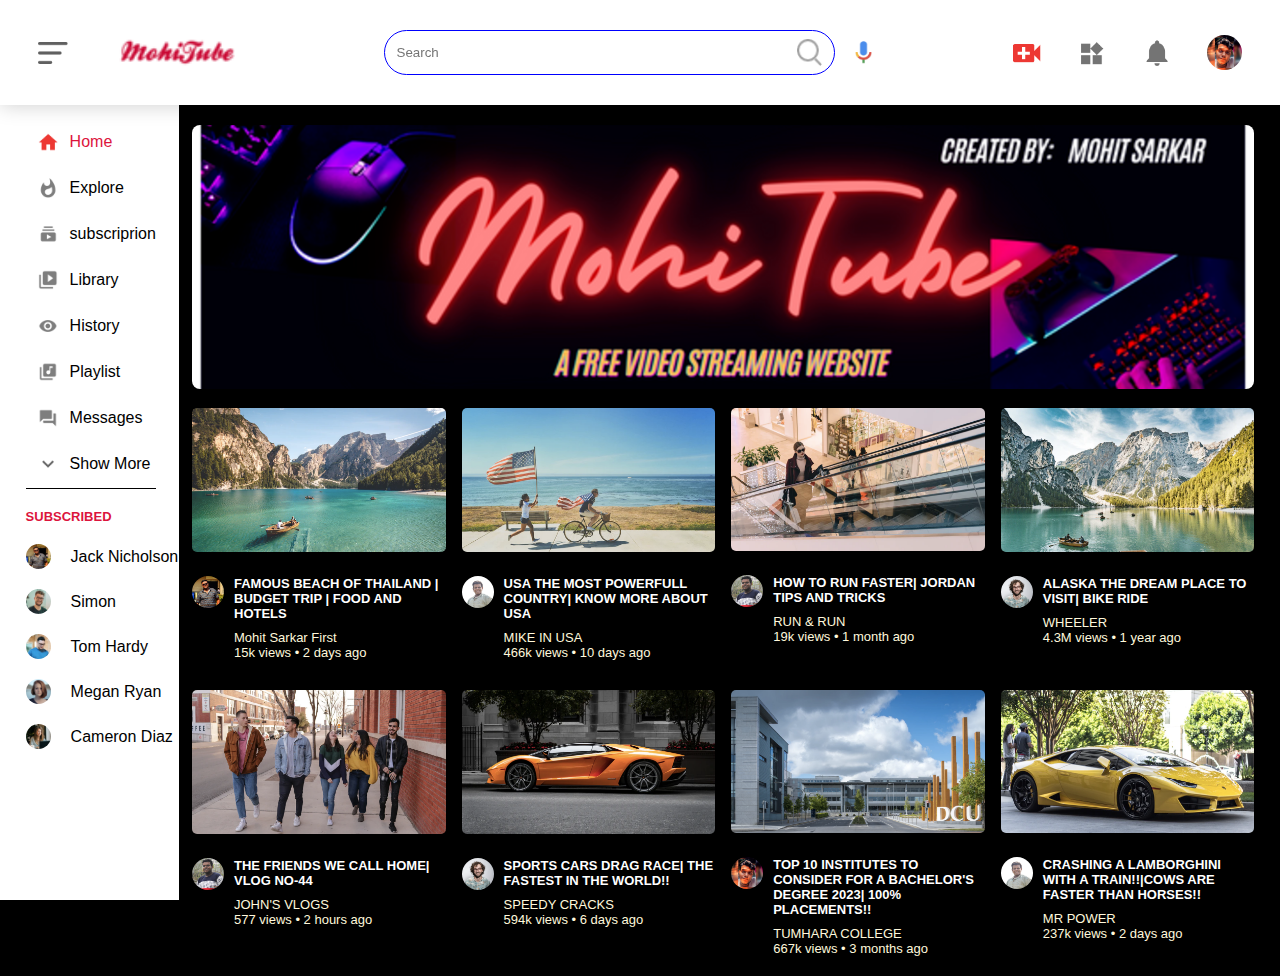
<file: index.html>
<!DOCTYPE html>
<html lang="en">
<head>
    <meta charset="UTF-8">
    <meta name="viewport" content="width=device-width, initial-scale=1.0">
    <title>MohiTube</title>
    <link rel="stylesheet" href="style.css">
</head>
<body>

   <nav class="flex-div">
    <div class="nav-left flex-div">
        <img src="photos/menu.png" class="menu-icon">
        <img src="photos/logo.png" class="logo">
    </div>
    <div class="nav-middle flex-div">
        <div class="search-box flex-div">
            <input type="text" placeholder="Search">
            <img src="photos/search.png">
        </div>
        <img src="photos/voice-search.png" class="mic-icon">
    </div>
    <div class="nav-right flex-div">
        <img src="photos/upload.png">
        <img src="photos/more.png">
        <img src="photos/notification.png">
        <img src="photos/mohit2.png" class="user-icon">
    </div>
   </nav>
    <!-- --------- sidebar -->
    <div class="sidebar">
        <div class="shortcut-links">
            <a href=""><img src="photos/home.png"><p>Home</p></a>
            <a href=""><img src="photos/explore.png"><p>Explore</p></a>
            <a href=""><img src="photos/subscriprion.png"><p>subscriprion</p></a>
            <a href=""><img src="photos/library.png"><p>Library</p></a>
            <a href=""><img src="photos/history.png"><p>History</p></a>
            <a href=""><img src="photos/playlist.png"><p>Playlist</p></a>
            <a href=""><img src="photos/messages.png"><p>Messages</p></a>
            <a href=""><img src="photos/show-more.png"><p>Show More</p></a>
            <hr>
        </div>
        <div class="subscribed-list">
            <h3>SUBSCRIBED</h3>
            <a href=""><img src="photos/mohit1.png"><p>Jack Nicholson</p></a>
            <a href=""><img src="photos/simon.png"><p>Simon</p></a>
            <a href=""><img src="photos/tom.png"><p>Tom Hardy</p></a>
            <a href=""><img src="photos/megan.png"><p>Megan Ryan</p></a>
            <a href=""><img src="photos/cameron.png"><p>Cameron Diaz</p></a>
        </div>
    </div>

 <!-- ---------- main---- -->

<div class="container">
    <div class="banner">
        <img src="photos/mohitbanner3.png">
    </div>
    <div class="list-container">
        <div class="vid-list">
            <a href="playvideo.html"><img src="photos/thumbnail1.png" class="thumbnail"></a>
         <div class="flex-div">
                <img src="photos/mohit1.png">
                <div class="vid-info">
                    <a href="playvideo.html">FAMOUS BEACH OF THAILAND | BUDGET TRIP | FOOD AND HOTELS</a>
                    <p>Mohit Sarkar First</p>
                    <p> 15k views &bull;  2 days ago </p>
                </div>
            </div>
        </div>
        <div class="vid-list">
            <a href=""><img src="photos/thumbnail2.png" class="thumbnail"></a>
         <div class="flex-div">
                <img src="photos/mohit3.png">
                <div class="vid-info">
                    <a href="">USA THE MOST POWERFULL COUNTRY| KNOW MORE ABOUT USA</a>
                    <p>MIKE IN USA</p>
                    <p>466k views &bull; 10 days ago </p>
                </div>
            </div>
        </div>
        <div class="vid-list">
            <a href=""><img src="photos/thumbnail3.png" class="thumbnail"></a>
         <div class="flex-div">
                <img src="photos/mohit4.png">
                <div class="vid-info">
                    <a href="">HOW TO RUN FASTER| JORDAN TIPS AND TRICKS</a>
                    <p>RUN & RUN</p>
                    <p>19k views &bull; 1 month ago </p>
                </div>
            </div>
        </div>
        <div class="vid-list">
            <a href=""><img src="photos/thumbnail4.png" class="thumbnail"></a>
         <div class="flex-div">
                <img src="photos/Jack.png">
                <div class="vid-info">
                    <a href="">ALASKA THE DREAM PLACE TO VISIT| BIKE RIDE </a>
                    <p>WHEELER</p>
                    <p>4.3M views &bull; 1 year ago</p>
                </div>
            </div>
        </div>
        <div class="vid-list">
            <a href=""><img src="photos/thumbnail5.png" class="thumbnail"></a>
         <div class="flex-div">
                <img src="photos/mohit4.png">
                <div class="vid-info">
                    <a href="">THE FRIENDS WE CALL HOME| VLOG NO-44</a>
                    <p>JOHN'S VLOGS</p>
                    <p>577 views &bull; 2 hours ago</p>
                </div>
            </div>
        </div>
        <div class="vid-list">
            <a href=""><img src="photos/thumbnail6.png" class="thumbnail"></a>
         <div class="flex-div">
                <img src="photos/Jack.png">
                <div class="vid-info">
                    <a href="">SPORTS CARS DRAG RACE| THE FASTEST IN THE WORLD!!</a>
                    <p>SPEEDY CRACKS</p>
                    <p>594k views &bull; 6 days ago</p>
                </div>
            </div>
        </div>
        <div class="vid-list">
            <a href=""><img src="photos/thumbnail7.png" class="thumbnail"></a>
         <div class="flex-div">
                <img src="photos/mohit2.png">
                <div class="vid-info">
                    <a href="">TOP 10 INSTITUTES TO CONSIDER FOR A BACHELOR'S DEGREE 2023| 100% PLACEMENTS!!</a>
                    <p>TUMHARA COLLEGE</p>
                    <p>667k views &bull; 3 months ago</p>
                </div>
            </div>
        </div>
        <div class="vid-list">
            <a href=""><img src="photos/thumbnail8.png" class="thumbnail"></a>
         <div class="flex-div">
                <img src="photos/mohit3.png">
                <div class="vid-info">
                    <a href="">CRASHING A LAMBORGHINI WITH A TRAIN!!|COWS ARE FASTER THAN HORSES!!</a>
                    <p>MR POWER</p>
                    <p>237k views &bull; 2 days ago</p> 
                </div>
            </div>
        </div>
    </div>

</div>

   <script src="script.js"></script> 
</body>
</html>
</file>
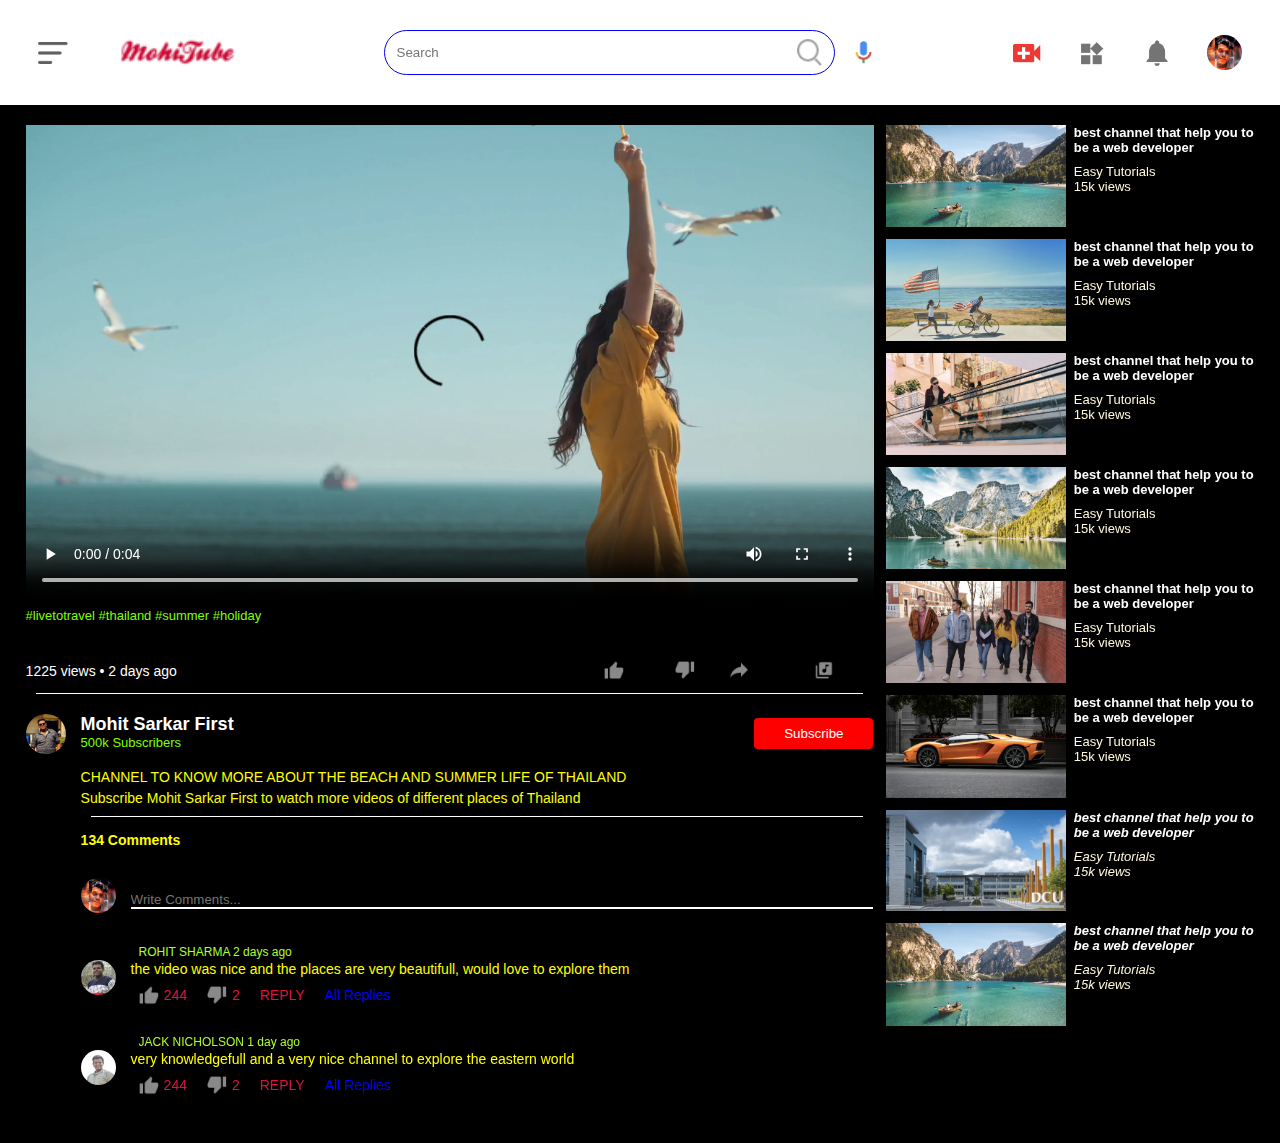
<file: playvideo.html>
<!DOCTYPE html>
<html lang="en">
<head>
    <meta charset="UTF-8">
    <meta name="viewport" content="width=device-width, initial-scale=1.0">
    <title>Mohit Sarkar First - Thailand Beach Videos</title>
    <link rel="stylesheet" href="style.css">
</head>
<body>
    <nav class="flex-div">
        <div class="nav-left flex-div">
            <img src="photos/menu.png" class="menu-icon">
            <img src="photos/logo.png" class="logo">
        </div>
        <div class="nav-middle flex-div">
            <div class="search-box flex-div">
                <input type="text" placeholder="Search">
                <img src="photos/search.png">
            </div>
            <img src="photos/voice-search.png" class="mic-icon">
        </div>
        <div class="nav-right flex-div">
            <img src="photos/upload.png">
            <img src="photos/more.png">
            <img src="photos/notification.png">
            <img src="photos/mohit2.png" class="user-icon">
        </div>
       </nav>
       
       <div class="container play-container">
        <div class="row">
            <div class="playvideo">
                <video controls autoplay>
                    <source src="photos/video.mp4" type="video/mp4">
                </video>
                <div class="tags">
                    <a href=""> #livetotravel </a><a href=""> #thailand </a><a href=""> #summer </a><a href=""> #holiday </a>
                </div>
                <h3>FAMOUS BEACH OF THAILAND | BUDGET TRIP | FOOD AND HOTELS</h3>
                <div class="play-video-info">
                    <p>1225 views &bull; 2 days ago</p>
                    <div>
                        <a href=""><img src="photos/like.png">125</a>
                        <a href=""><img src="photos/dislike.png">2</a>
                        <a href=""><img src="photos/share.png">Share</a>
                        <a href=""><img src="photos/save.png">Save</a>
                    </div>
                </div>
                <hr>
                <div class="publisher">
                    <img src="photos/mohit1.png">
                    <div>
                        <p>Mohit Sarkar First </p>
                        <span>500k Subscribers</span>
                    </div>
                    <button type="button">Subscribe</button>
                </div>
                <div class="vid-description">
                    <p>CHANNEL TO KNOW MORE ABOUT THE BEACH AND SUMMER LIFE OF THAILAND</p>
                    <p>Subscribe Mohit Sarkar First to watch more videos of different places of Thailand</p>
                    <hr>
                    <h4>134 Comments</h4>

                    <div class="add-comment">
                        <img src="photos/mohit2.png">
                        <input type="text" placeholder="Write Comments...">
                    </div>
                    <div class="old-comment">
                        <img src="photos/mohit4.png">
                        <div>
                            <h3><span>ROHIT SHARMA 2 days ago</span></h3>
                            <p>the video was nice and the places are very beautifull, would love to explore them</p>
                            <div class="comment-action">
                                <img src="photos/like.png">
                                <span>244</span>
                                <img src="photos/dislike.png">
                                <span>2</span>
                                <span>REPLY</span>
                                <a href="">All Replies</a>
                            </div>
                        </div>
                    </div>
                    <div class="old-comment">
                        <img src="photos/mohit3.png">
                        <div>
                            <h3><span>JACK NICHOLSON 1 day ago</span></h3>
                            <p>very knowledgefull and a very nice channel to explore the eastern world</p>
                            <div class="comment-action">
                                <img src="photos/like.png">
                                <span>244</span>
                                <img src="photos/dislike.png">
                                <span>2</span>
                                <span>REPLY</span>
                                <a href="">All Replies</a>
                            </div>
                        </div>
                    </div>


                </div>



            </div>
            <div class="right-sidebar">
                <div class="side-video-list">
                    <a href="" class="small-thumbnail"><img src="photos/thumbnail1.png"></a>
                    <div class="vid-info">
                        <a href="">best channel that help you to be a web developer</a>
                        <p>Easy Tutorials</p>
                        <p>15k views</p>
                    </div>
                </div>
                <div class="side-video-list">
                    <a href="" class="small-thumbnail"><img src="photos/thumbnail2.png"></a>
                    <div class="vid-info">
                        <a href="">best channel that help you to be a web developer</a>
                        <p>Easy Tutorials</p>
                        <p>15k views</p>
                    </div>
                </div>
                <div class="side-video-list">
                    <a href="" class="small-thumbnail"><img src="photos/thumbnail3.png"></a>
                    <div class="vid-info">
                        <a href="">best channel that help you to be a web developer</a>
                        <p>Easy Tutorials</p>
                        <p>15k views</p>
                    </div>
                </div>
                <div class="side-video-list">
                    <a href="" class="small-thumbnail"><img src="photos/thumbnail4.png"></a>
                    <div class="vid-info">
                        <a href="">best channel that help you to be a web developer</a>
                        <p>Easy Tutorials</p>
                        <p>15k views</p>
                    </div>
                </div>
                <div class="side-video-list">
                    <a href="" class="small-thumbnail"><img src="photos/thumbnail5.png"></a>
                    <div class="vid-info">
                        <a href="">best channel that help you to be a web developer</a>
                        <p>Easy Tutorials</p>
                        <p>15k views</p>
                    </div>
                </div>
                <div class="side-video-list">
                    <a href="" class="small-thumbnail"><img src="photos/thumbnail6.png"></a>
                    <div class="vid-info">
                        <a href="">best channel that help you to be a web developer</a>
                        <p>Easy Tutorials</p>
                        <p>15k views</p>
                    </div>
                </div>
                <var><div class="side-video-list">
                    <a href="" class="small-thumbnail"><img src="photos/thumbnail7.png"></a>
                    <div class="vid-info">
                        <a href="">best channel that help you to be a web developer</a>
                        <p>Easy Tutorials</p>
                        <p>15k views</p>
                    </div>
                </div>
                <div class="side-video-list">
                    <a href="" class="small-thumbnail"><img src="photos/thumbnail1.png"></a>
                    <div class="vid-info">
                        <a href="">best channel that help you to be a web developer</a>
                        <p>Easy Tutorials</p>
                        <p>15k views</p>
                    </div>
                </div></var>   


            </div>
        </div>
       </div>

</body>
</html>
</file>
<file: style.css>
*{
    margin: 0;
    padding: 0;
    font-family: 'poppins', sans-serif;
    box-sizing: border-box;
}
a{
    text-decoration: none;
    color: black;
}
img{
    cursor: pointer;
}
.flex-div{
    display: flex;
    align-items: center;
}
nav{
    padding: 5px 3%;
    justify-content: space-between;
    box-shadow: 0 0 20px rgba(0, 0, 0, 0.2);
    background: white;
    position: sticky;
    top: 0;
    z-index: 50;
}
.nav-right img{
    width: 30px;
    margin-right: 35px;
}
.nav-right .user-icon{
    width: 35px;
    border-radius: 50%;
    margin-right: 0;
}
.nav-left .menu-icon{
    width: 30px;
    margin-right: 45px;
}
.nav-left .logo{
    width: 130px;
}
.nav-middle .mic-icon{
    width: 17px;
}
.nav-middle .search-box{
    border: 1px solid blue;
    margin-right: 20px;
    padding: 8px 12px;
    border-radius: 25px;
}
.nav-middle .search-box input{
    width: 400px;
    border: 0;
    outline: 0;
    background: transparent;
}
.nav-middle .search-box img{
    width: 25px; 
}
/* -------- sidebar--- */

.sidebar{
    background: #fff;
    width: 14%;
    height: 100vh;
    position: fixed;
    top: 0;
    padding-left: 2%;
    padding-top: 120px;
}
.shortcut-links a img{
    width: 20px;
    margin: 12px;
}
.shortcut-links a{
    display: flex;
    align-items: center;
    margin-bottom: 2px;
    width: fit-content;
    flex-wrap: wrap;
}
.shortcut-links a:first-child{
    color: crimson;
}
.sidebar hr{
    border: 0;
    height: 1px;
    background: black;
    width: 85%;
}
.subscribed-list h3{
    font-size: 13px;
    margin: 20px 0;
    color: crimson;
}
.subscribed-list a{
    display: flex;
    align-items: center;
    margin-bottom: 20px;
    width: fit-content;
    flex-wrap: wrap;
}
.subscribed-list a img{
    width: 25px;
    border-radius: 50%;
    margin-right: 20px;
}
.small-sidebar{
    width: 5%;
}
.small-sidebar a p{
    display: none;
}
.small-sidebar h3{
    display: none;
}
.small-sidebar hr{
    width: 50%;
    margin-bottom: 25px;
}
/* ------ main--- */

.container{
    background: black;
    padding-left: 15%;
    padding-right: 2%;
    padding-top: 20px;
    padding-bottom: 20px;
}
.large-container{
    padding-left: 7%;
}

.banner{
    width: 100%;
}
.banner img{
    width: 100%;
    border-radius: 8px;
}
.list-container{
    display: grid;
    grid-template-columns: repeat(auto-fit, minmax(250px, 1fr));
    grid-column-gap: 16px;
    grid-row-gap: 30px;
    margin-top: 15px;
}
.vid-list .thumbnail{
    width: 100%;
    border-radius: 5px;
}
.vid-list .flex-div{
    align-items: flex-start;
    margin-top: 20px;
}
.vid-list .flex-div img{
    width: 32px;
    margin-right: 10px;
    border-radius: 50%;
}
.vid-info{
    color: cornsilk;
    font-size: 13px;
}
.vid-info a{
    color: white;
    font-weight: 700;
    display: block;
    margin-bottom: 9px;
}


@media (max-width: 900px){
    .menu-icon{
        display: none;
    }
    .sidebar{
        display: none;
    }
    .container, .large-container{
        padding-left: 5%;
        padding-right: 5%;
    }
    .nav-right img{
        display: none;
    }
    .nav-right .user-icon{
        display: block;
        width: 30px;
    }
    .nav-middle .search-box input{
        width: 100px;
    }
    .nav-middle .mic-icon{
        display: none;
    }
    .logo{
        width: 90px;
    }
}

/* ------ play video page----- */
.play-container{
    padding-left: 2%;
}
.row{
    display: flex;
    justify-content: space-between;
    flex-wrap: wrap;
}
.playvideo{
    flex-basis: 69%;
}
.right-sidebar{
    flex-basis: 30%;
}
.playvideo video{
    width: 100%;
}
.side-video-list{
    display: flex;
    justify-content: space-between;
    margin-bottom: 8px;
}
.side-video-list img{
    width: 100%;
}
.side-video-list .small-thumbnail{
    flex-basis: 49%;
}
.side-video-list .vid-info{
    flex-basis: 49%;
}
.playvideo .tags a{
    color: chartreuse;
    font-size: 13px;
}
.playvideo h3{
    font-weight: 600;
    font-size: 22px;
}
.playvideo .play-video-info{
    display: flex;
    align-items: center;
    justify-content: space-between;
    flex-wrap: wrap;
    margin-top: 10px;
    font-size: 14px;
    color: white;
}
.playvideo .play-video-info a img{
    width: 20px;
    margin-right: 8px;
}
.playvideo .play-video-info a{
    display: inline-flex;
    align-items: center;
    margin-left: 15px;
}
.playvideo hr{
    border: 0;
    height: 1px;
    background: white;
    margin: 10px;
}
.publisher{
    display: flex;
    align-items: center;
    margin-top: 20px;
}
.publisher div{
    flex: 1;
    line-height: 18px;
}
.publisher img{
    width: 40px;
    border-radius: 50%;
    margin-right: 15px;
}
.publisher div p{
    color: white;
    font-weight: 600;
    font-size: 18px;
}
.publisher div span{
    font-size: 13px;
    color: chartreuse;
}
.publisher button{
    background: red;
    color: #fff;
    padding: 8px 30px;
    border: 0;
    outline: 0;
    border-radius: 4px;
    cursor: pointer;
}
.vid-description{
    padding-left: 55px;
    margin: 15px 0;
}
.vid-description p{
    font-size: 14px;
    margin-bottom: 5px;
    color: yellow;
}
.vid-description h4{
    font-size: 14px;
    color: yellow;
    margin-top: 15px;
}
.add-comment{
    display: flex;
    align-items: center;
    margin: 30px 0;
}
.add-comment img{
    width: 35px;
    border-radius: 50%;
    margin-right: 15px;
}
.add-comment input{
    border: 0;
    outline: 0;
    border-bottom: 2px solid white;
    width: 100%;
    padding-top: 10px;
    background: transparent;
}
.old-comment{
    display: flex;
    align-items: center;
    margin: 20px 0;
}
.old-comment img{
    width: 35px;
    border-radius: 50%;
    margin-right: 15px;
}
.old-comment h3{
    font-size: 14px;
    margin-bottom: 2px;
}
.old-comment h3 span{
    font-size: 12px;
    color: greenyellow;
    font-weight: 500;
    margin-left: 8px; 
}
.old-comment .comment-action{
    display: flex;
    align-items: center;
    margin: 8px;
    font-size: 14px;
}
.old-comment .comment-action img{
    border-radius: 0;
    width: 20px;
    margin-right: 5px;
}
.old-comment .comment-action span{
    margin-right: 20px;
    color: crimson;
}
.old-comment .comment-action a{
    color: #00f;
}

@media (max-width:900px){
    .playvideo{
        flex-basis: 100%;
    }
    .right-sidebar{
        flex-basis: 100%;
    }
    .play-container{
        padding-left: 5%;
    }
    .vid-description{
        padding-left: 1px;
    }
    .playvideo .play-video-info a{
        margin-left: 0;
        margin-right: 15px;
        margin-top: 15px;
    }
}
</file>
